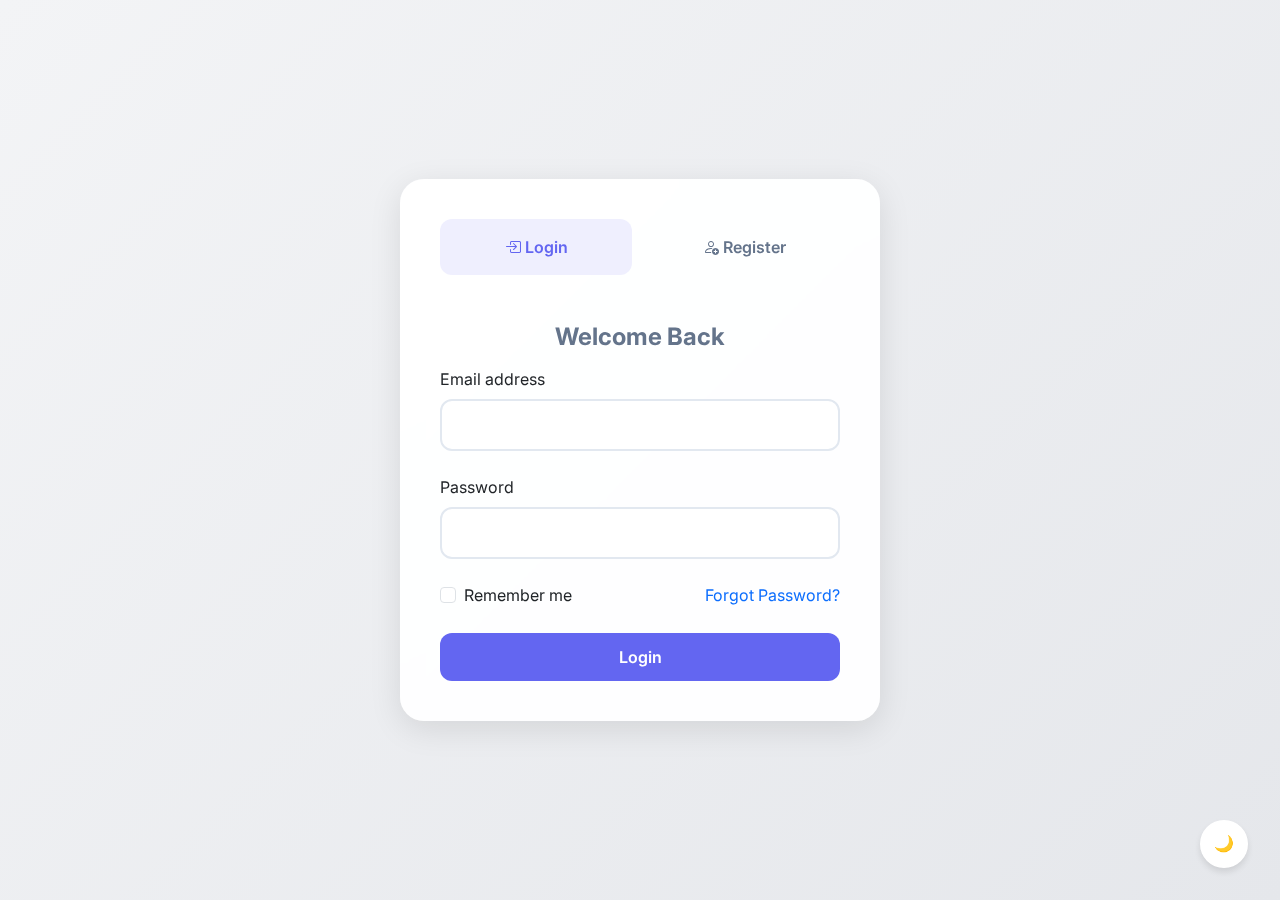
<file: auth.html>
<!DOCTYPE html>
<html lang="en">
<head>
    <meta charset="UTF-8">
    <meta name="viewport" content="width=device-width, initial-scale=1.0">
    <title>Auth Form - Switchable</title>
    <link href="https://cdn.jsdelivr.net/npm/bootstrap@5.3.0/dist/css/bootstrap.min.css" rel="stylesheet">
    <link rel="stylesheet" href="https://cdn.jsdelivr.net/npm/bootstrap-icons@1.11.1/font/bootstrap-icons.css">
    <link href="https://fonts.googleapis.com/css2?family=Inter:wght@300;400;500;600;700&display=swap" rel="stylesheet">
    <link rel="stylesheet" href="css/auth.css">
    <style>
       
    </style>
</head>
<body>
    <div class="auth-container">
        
        <div class="auth-switcher">
            <button class="auth-tab active" data-form="login"> <i class=" bi bi-box-arrow-in-right"></i> Login</button>
            <button class="auth-tab" data-form="register"><i class="bi bi-person-add"></i> Register</button>
        </div>

        <!-- Login Form -->
        <div class="auth-form">
            <div class="form-section active" id="loginForm">
                <div class="text-center my-3">
                    <h4 class="fw-bold text-mute">Welcome Back</h4>
                </div>
                <form class="login-form">
                    <div class="mb-4">
                        <label class="form-label">Email address</label>
                        <input type="email" name="email" class="form-control" required>
                    </div>
                    <div class="mb-4">
                        <label class="form-label">Password</label>
                        <input type="password" name="password" class="form-control" required>
                    </div>
                    <div class="d-flex justify-content-between mb-4">
                        <div class="form-check">
                            <input class="form-check-input" type="checkbox" id="remember">
                            <label class="form-check-label" for="remember">Remember me</label>
                        </div>
                        <a href="forget-password.html" class="text-decoration-none text-primary">Forgot Password?</a>
                    </div>
                    <button type="submit" id="loginBtn" class="btn btn-primary w-100">Login 
                        <span class="spinner-border spinner-border-sm d-none" id="loginSpinner" role="status" aria-hidden="true"></span>
                    </button>
                </form>
            </div>

            <!-- Register Form -->
            <div class="form-section" id="registerForm">
                <div class="text-center my-2">
                    <h4 class="fw-bold">Create Your Account</h4>
                    <p class="text-mute">Join us and start your journey!</p>
                </div>
                <form class="register-form">
                    <div class="row">
                        <div class="col-lg-6">
                            <div class="mb-4">
                                <label class="form-label">Full Name</label>
                                <input type="text" name="full_name" class="form-control" required>
                            </div>
                        </div>
                    <div class="col-lg-6">
                        <div class="mb-4">
                            <label class="form-label">Email address</label>
                            <input type="email" name="email" class="form-control" required>
                        </div>
                    </div>
                </div>
                    
                    <div class="mb-4">
                        <label class="form-label">Phone</label>
                        <input type="text" name="phone" class="form-control" required>
                    </div>
                    <div class="mb-4">
                        <label class="form-label"> Password</label>
                        <input type="password" name="password" class="form-control" required>
                    </div>
                    <div class="form-check mb-4">
                        <input class="form-check-input" type="checkbox" id="driverTerms">
                        <label class="form-check-label" for="driverTerms">As a Driver</label>
                    </div>
                    <div class="form-check mb-4">
                        <input class="form-check-input" type="checkbox" id="clienTerms">
                        <label class="form-check-label" for="clienTerms">As a Client</label>
                    </div>
                    <div class="form-check mb-4">
                        <input class="form-check-input" type="checkbox" id="terms">
                        <label class="form-check-label" for="terms">I agree to the <a href="T&C.html">Terms & Conditions</a></label>
                    </div>
                    <button type="submit" id="signUpBtn" class="btn btn-primary w-100">Create Account 
                        <span class="spinner-border spinner-border-sm d-none" id="signUpSpinner" role="status" aria-hidden="true"></span>
                    </button>
                </form>
            </div>
        </div>
    </div>

    <div class="custom-alert" id="customAlert">
        <div class="alert-progress" id="alertProgress"></div>
        <span class="alert-content" id="alertContent"></span>
    </div>

    <!-- Subscription Modal -->
<div class="modal fade" id="subscriptionModal" tabindex="-1" aria-labelledby="subscriptionModalLabel" aria-hidden="true">
    <div class="modal-dialog modal-dialog-centered">
      <div class="modal-content">
        <div class="modal-header">
          <h5 class="modal-title" id="subscriptionModalLabel">Choose Subscription Plan</h5>
          <button type="button" class="btn-close" data-bs-dismiss="modal" aria-label="Close"></button>
        </div>
        <div class="modal-body">
          <p class="mb-3">Select a subscription plan to continue:</p>
          <div class="d-grid gap-2">
            <button class="btn btn-outline-primary" data-plan="monthly" data-price="5000">Monthly - ₦5,000</button>
            <button class="btn btn-outline-success" data-plan="yearly" data-price="40000">Yearly - ₦40,000</button>
            <button class="btn btn-outline-warning" data-plan="daily" data-price="1500">Daily - ₦1,500</button>

          </div>
        </div>
      </div>
    </div>
  </div>
  

    <button class="mode-toggle" id="darkModeToggle">🌙</button>
    <script src="https://cdn.jsdelivr.net/npm/bootstrap@5.3.0/dist/js/bootstrap.bundle.min.js"></script>
    <script src="js/auth.js"></script>
    <script src="js/login.js"></script>

</body>
</html>
</file>
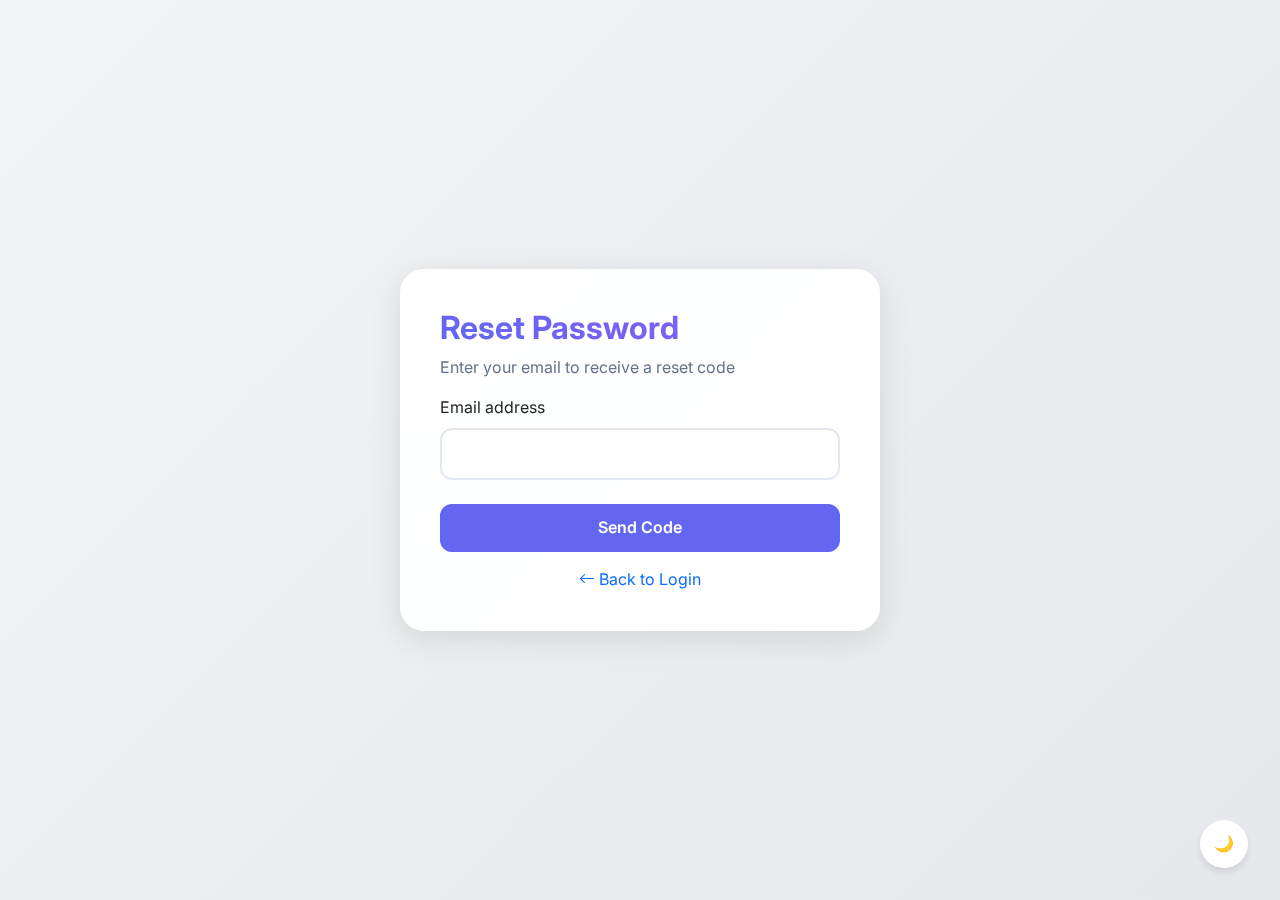
<file: forget-password.html>
<!DOCTYPE html>
<html lang="en">
<head>
    <meta charset="UTF-8">
    <meta name="viewport" content="width=device-width, initial-scale=1.0">
    <title>Password Recovery</title>
    <link href="https://cdn.jsdelivr.net/npm/bootstrap@5.3.0/dist/css/bootstrap.min.css" rel="stylesheet">
    <link rel="stylesheet" href="https://cdn.jsdelivr.net/npm/bootstrap-icons@1.11.1/font/bootstrap-icons.css">
    <link href="https://fonts.googleapis.com/css2?family=Inter:wght@300;400;500;600;700&display=swap" rel="stylesheet">
    <link rel="stylesheet" href="css/auth.css">
    <style>
 
    </style>
</head>
<body>
    <div class="auth-container">
        <!-- Step 1: Email Input -->
        <div class="auth-header" id="step1">
            <h1 class="auth-title">Reset Password</h1>
            <p class="text-mute">Enter your email to receive a reset code</p>
        </div>

        <form id="emailForm">
            <div class="mb-4">
                <label class="form-label">Email address</label>
                <input type="email" name="email" class="form-control" required>
            </div>
            <button type="submit" id="forgetBtn" class="btn btn-primary w-100">Send Code 
                <span class="spinner-border spinner-border-sm d-none" id="forgetSpinner" role="status" aria-hidden="true"></span>
            </button>
        </form>

        <!-- Step 2: Token Verification -->
        <div class="auth-header" id="step2" style="display: none;">
            <h1 class="auth-title">Verify Code</h1>
            <p class="text-muted">Check your email for the 6-digit code</p>
        </div>

        <form id="tokenForm" style="display: none;">
            <div class="mb-4">
                <label class="form-label">Verification Code</label>
                <div class="d-flex gap-2">
                    <input type="text" class="form-control text-center otp-input" maxlength="1" pattern="\d" required>
                    <input type="text" class="form-control text-center otp-input" maxlength="1" pattern="\d" required>
                    <input type="text" class="form-control text-center otp-input" maxlength="1" pattern="\d" required>
                    <input type="text" class="form-control text-center otp-input" maxlength="1" pattern="\d" required>
                    <input type="text" class="form-control text-center otp-input" maxlength="1" pattern="\d" required>
                    <input type="text" class="form-control text-center otp-input" maxlength="1" pattern="\d" required>
                </div>
            </div>
            
            <div class="mb-4">
                <label class="form-label">New Password</label>
                <input type="password" name="password" class="form-control" required>
            </div>

            <button type="submit" id="confirmBtn" class="btn btn-primary w-100">Reset Password 
                <span class="spinner-border spinner-border-sm d-none" id="confirmSpinner" role="status" aria-hidden="true"></span>
            </button>
        </form>

        <div class="text-center mt-3">
            <a href="auth.html" class="text-decoration-none text-primary">
                <i class="bi bi-arrow-left"></i> Back to Login
            </a>
        </div>
    </div>

    <div class="custom-alert" id="customAlert">
        <div class="alert-progress" id="alertProgress"></div>
        <span class="alert-content" id="alertContent"></span>
    </div>

    <button class="mode-toggle" id="darkModeToggle">🌙</button>
    <script src="https://cdn.jsdelivr.net/npm/bootstrap@5.3.0/dist/js/bootstrap.bundle.min.js"></script>

    <script src="js/auth.js"></script>
    <script src="js/forget-password.js"></script>

</body>
</html>
</file>
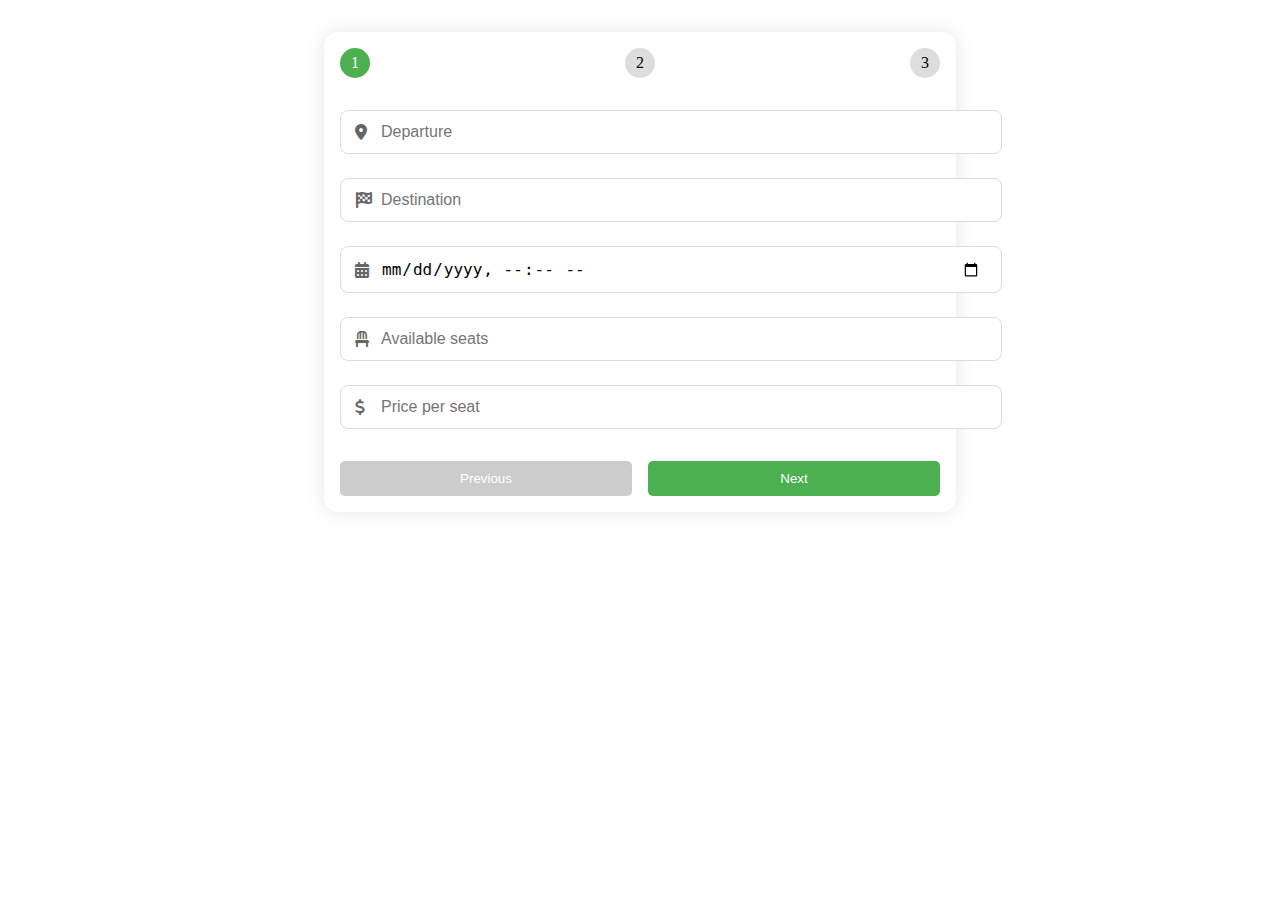
<file: shiping.html>
<!DOCTYPE html>
<html>
<head>
    <!-- Font Awesome for icons -->
    <link rel="stylesheet" href="https://cdnjs.cloudflare.com/ajax/libs/font-awesome/6.0.0/css/all.min.css">
    <style>
        .form-container {
            max-width: 95%;
            width: 600px;
            margin: 2rem auto;
            padding: 1rem;
            box-shadow: 0 0 20px rgba(0,0,0,0.1);
            border-radius: 15px;
        }

        .stepper {
            display: flex;
            justify-content: space-between;
            margin-bottom: 2rem;
        }

        .step {
            width: 30px;
            height: 30px;
            border-radius: 50%;
            background: #ddd;
            display: flex;
            align-items: center;
            justify-content: center;
            transition: all 0.3s;
        }

        .step.active {
            background: #4CAF50;
            color: white;
        }

        .form-step {
            display: none;
            animation: fadeIn 0.5s;
        }

        .form-step.active {
            display: block;
        }

        .input-group {
            margin-bottom: 1.5rem;
            position: relative;
        }

        .input-group i {
            position: absolute;
            left: 15px;
            top: 50%;
            transform: translateY(-50%);
            color: #666;
        }

        input, select {
            width: 100%;
            padding: 12px 20px 12px 40px;
            border: 1px solid #ddd;
            border-radius: 8px;
            font-size: 16px;
            max-width: 100%;
        }

        /* Improved file upload styling for mobile */
        .file-upload {
            position: relative;
            margin: 1rem 0;
        }

        .file-upload input[type="file"] {
            opacity: 0;
            position: absolute;
            width: 1px;
            height: 1px;
        }

        .file-upload label {
            display: block;
            padding: 1rem;
            background: #f0f0f0;
            border-radius: 8px;
            text-align: center;
            cursor: pointer;
        }

        .file-preview {
            width: 150px;
            height: 150px;
            margin: 1rem auto;
            position: relative;
            overflow: hidden;
            border: 2px dashed #ddd;
        }

        .file-preview img {
            width: 100%;
            height: 100%;
            object-fit: cover;
        }

        .form-navigation {
            margin-top: 2rem;
            display: flex;
            gap: 1rem;
            justify-content: space-between;
        }

        button {
            padding: 10px 25px;
            border: none;
            border-radius: 5px;
            cursor: pointer;
            background: #4CAF50;
            color: white;
            flex: 1;
        }

        button:disabled {
            background: #cccccc;
            cursor: not-allowed;
        }

        @media (max-width: 480px) {
            .form-container {
                margin: 1rem auto;
                padding: 1rem;
            }
            
            input, select {
                font-size: 14px;
                padding: 10px 15px 10px 35px;
            }
            
            .input-group i {
                left: 10px;
                font-size: 14px;
            }
        }
    </style>
</head>
<body>
    <div class="form-container">
        <div class="stepper">
            <div class="step active">1</div>
            <div class="step">2</div>
            <div class="step">3</div>
        </div>

        <form id="multiStepForm">
            <!-- Step 1: Ride Information -->
            <div class="form-step active" data-step="1">
                <div class="input-group">
                    <i class="fas fa-map-marker-alt"></i>
                    <input type="text" placeholder="Departure" id="departure" required>
                </div>
                
                <div class="input-group">
                    <i class="fas fa-flag-checkered"></i>
                    <input type="text" placeholder="Destination" id="destination" required>
                </div>

                <div class="input-group">
                    <i class="fas fa-calendar-alt"></i>
                    <input type="datetime-local" id="date_of_departure" required>
                </div>

                <div class="input-group">
                    <i class="fas fa-chair"></i>
                    <input type="number" placeholder="Available seats" id="available_seat" required>
                </div>

                <div class="input-group">
                    <i class="fas fa-dollar-sign"></i>
                    <input type="number" step="0.01" placeholder="Price per seat" id="price_per_seat" required>
                </div>
            </div>

            <!-- Step 2: Vehicle Information -->
            <div class="form-step" data-step="2">
                <div class="input-group">
                    <i class="fas fa-car"></i>
                    <input type="text" placeholder="Vehicle Name" id="vehicle_name" required>
                </div>

                <div class="input-group">
                    <i class="fas fa-truck-pickup"></i>
                    <select id="vehicle_type" required>
                        <option value="">Select Vehicle Type</option>
                        <option>Sedan</option>
                        <option>SUV</option>
                        <option>Van</option>
                        <option>Pickup Truck</option>
                    </select>
                </div>

                <div class="input-group">
                    <i class="fas fa-users"></i>
                    <input type="number" placeholder="Seating Capacity" id="seating_capacity" required>
                </div>

                <div class="input-group">
                    <i class="fas fa-tag"></i>
                    <input type="text" placeholder="License Plate Number" id="plate_no" required>
                </div>

                <div class="input-group">
                    <i class="fas fa-palette"></i>
                    <input type="text" placeholder="Vehicle Color" id="vehicle_color" required>
                </div>
            </div>

            <!-- Step 3: Identity Verification -->
            <div class="form-step" data-step="3">
                <div class="file-upload">
                    <input type="file" id="selfie" accept="image/*" required>
                    <label for="selfie">
                        <i class="fas fa-camera"></i> Upload Selfie
                    </label>
                    <div class="file-preview" id="selfiePreview"></div>
                </div>

                <div class="file-upload">
                    <input type="file" id="driver_licenses" accept="image/*" required>
                    <label for="driver_licenses">
                        <i class="fas fa-id-card"></i> Upload Driver's License
                    </label>
                    <div class="file-preview" id="licensePreview"></div>
                </div>

                <div class="input-group">
                    <i class="fas fa-id-badge"></i>
                    <input type="text" placeholder="National ID Number" id="ID_no" required>
                </div>
            </div>

            <div class="form-navigation">
                <button type="button" id="prevBtn" onclick="prevStep()" disabled>Previous</button>
                <button type="button" id="nextBtn" onclick="nextStep()">Next</button>
            </div>
        </form>
    </div>

    <script>
        
    </script>
    
</body>
</html>
</file>
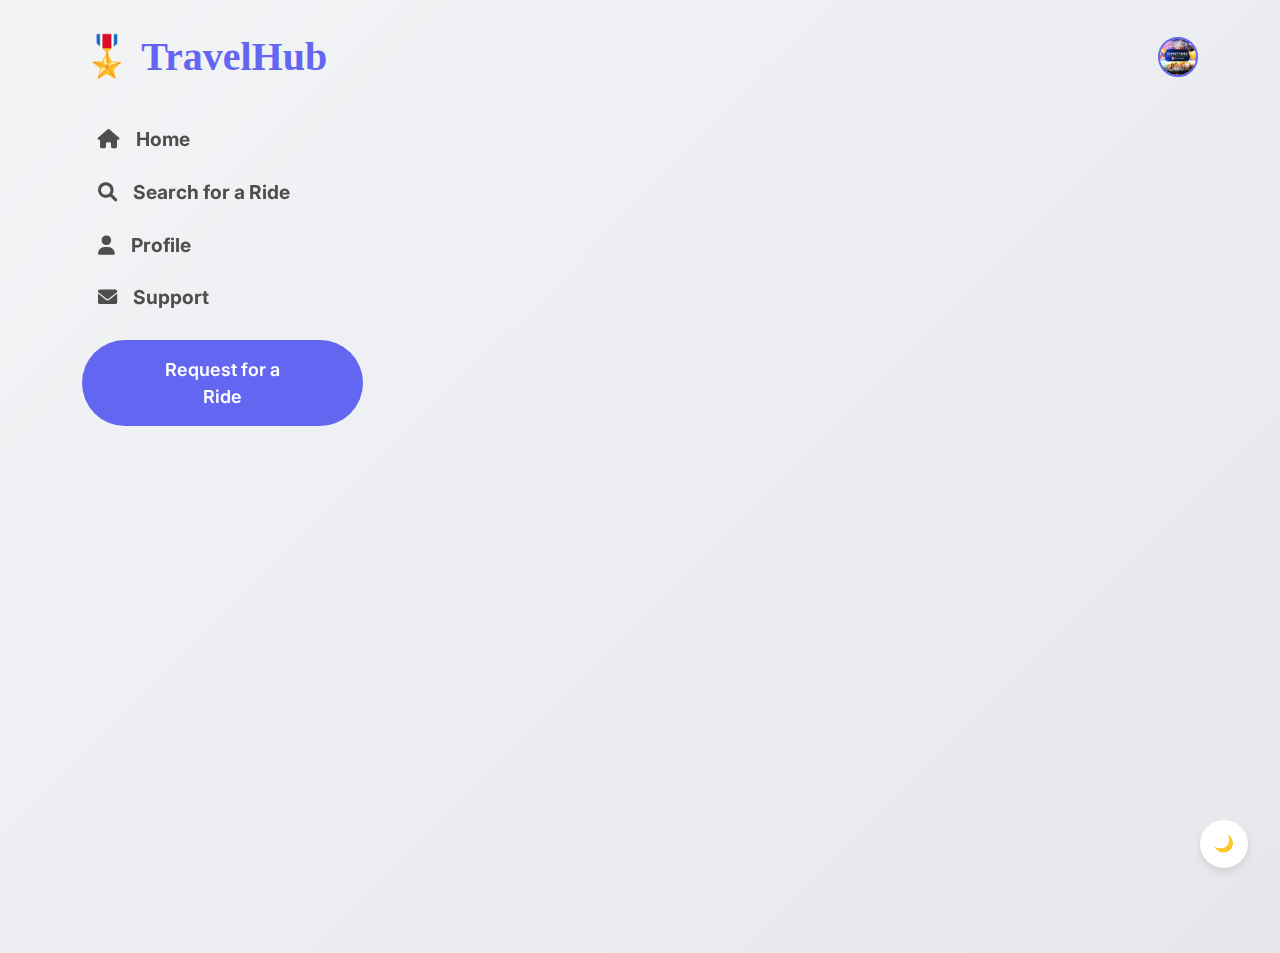
<file: support.html>
<!DOCTYPE html>
<html lang="en">
<head>
    <meta charset="UTF-8">
    <meta name="viewport" content="width=device-width, initial-scale=1.0">
    <title>Index</title>
    <link href="https://cdn.jsdelivr.net/npm/bootstrap@5.3.0/dist/css/bootstrap.min.css" rel="stylesheet">
    <link rel="stylesheet" href="https://cdn.jsdelivr.net/npm/bootstrap-icons@1.11.1/font/bootstrap-icons.css">
    <link href="https://fonts.googleapis.com/css2?family=Inter:wght@300;400;500;600;700&display=swap" rel="stylesheet">
    <link href="https://cdnjs.cloudflare.com/ajax/libs/font-awesome/6.0.0/css/all.min.css" rel="stylesheet">
    <link rel="stylesheet" href="css/style.css">
    <style>
       
    </style>
</head>
<body>
    <header class="header py-3">
        <div class="container">
            <div class="d-flex justify-content-between align-items-center">
                <h1 class="mb-0"><a href="index.html" class="header-title">🎖️ TravelHub</a></h1>
                <div class="d-flex align-items-center gap-3 position-relative">
                    <span class="d-none d-md-block text-mute" id="first_name"></span>
                    <div class="" type="button" id="userMenu">
                        <img id="profilePic" class="avatar" style="cursor: pointer;">
                    </div>
                    
                    <!-- Dropdown Menu -->
                    <div class="custom-dropdown-menu shadow" 
                         style="display: none;"
                         id="userDropdown">
                        <div class="dropdown-item" id="ChangePassword">
                            <span id="dropdown-text">Change Password</span> <i class="bi bi-key"></i>
                        </div>
                        <div class="dropdown-item" id="logoutUser">
                            <span id="dropdown-text">Sign-out</span> <i class="bi bi-arrow-return-right"></i>
                        </div>
                        <div class="dropdown-item" id="RegUser">
                            <span id="dropdown-text">Sign-In/Sign-Up</span> <i class="bi bi-arrow-return-left"></i>
                        </div>
                    </div>
                </div>
            </div>
        </div>
    </header>

    <div class=" container main-grid">
        <div class="sidebar">
            <nav id="role-based-nav" class="d-flex flex-column">
                
            </nav>

            <!-- <div class="premium-banner">
                <h5>NYSC (National Youth Service Corps) </h5>  
                <p>Service and Humility.</p>
                <button class="btn btn-light w-100">Motto!!!</button>
            </div> -->

        </div>

        <!-- Main Feed -->
        <main>
            

        </main>
    </div>




    <nav class="mobile-footer-nav">
        <div class="mobile-nav-items" id="mobile-nav-items">
            <!-- Nav items will be injected here -->
        </div>
        
    </nav>

    <div class="custom-alert" id="customAlert">
        <div class="alert-progress" id="alertProgress"></div>
        <span class="alert-content" id="alertContent"></span>
    </div>

    <button class="mode-toggle" id="darkModeToggle">🌙</button>
<script src="https://cdn.jsdelivr.net/npm/bootstrap@5.3.0/dist/js/bootstrap.bundle.min.js"></script>
<script src="js/main.js"></script>


</body>
</html>
</file>
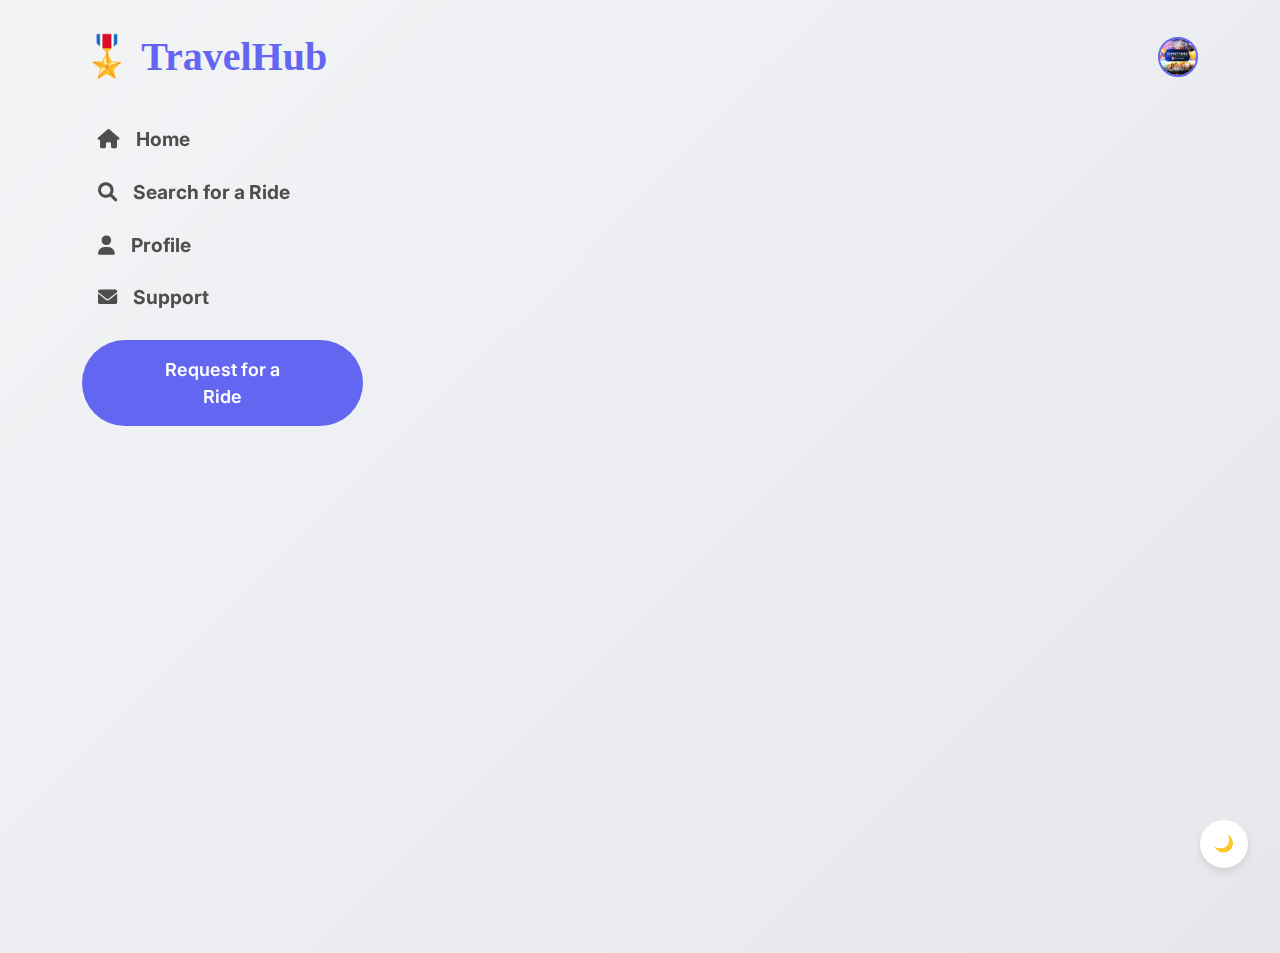
<file: T&C.html>
<!DOCTYPE html>
<html lang="en">
<head>
    <meta charset="UTF-8">
    <meta name="viewport" content="width=device-width, initial-scale=1.0">
    <title>Index</title>
    <link href="https://cdn.jsdelivr.net/npm/bootstrap@5.3.0/dist/css/bootstrap.min.css" rel="stylesheet">
    <link rel="stylesheet" href="https://cdn.jsdelivr.net/npm/bootstrap-icons@1.11.1/font/bootstrap-icons.css">
    <link href="https://fonts.googleapis.com/css2?family=Inter:wght@300;400;500;600;700&display=swap" rel="stylesheet">
    <link href="https://cdnjs.cloudflare.com/ajax/libs/font-awesome/6.0.0/css/all.min.css" rel="stylesheet">
    <link rel="stylesheet" href="css/style.css">
    <style>
       
    </style>
</head>
<body>
    <header class="header py-3">
        <div class="container">
            <div class="d-flex justify-content-between align-items-center">
                <h1 class="mb-0"><a href="index.html" class="header-title">🎖️ TravelHub</a></h1>
                <div class="d-flex align-items-center gap-3 position-relative">
                    <span class="d-none d-md-block text-mute" id="first_name"></span>
                    <div class="" type="button" id="userMenu">
                        <img id="profilePic" class="avatar" style="cursor: pointer;">
                    </div>
                    
                    <!-- Dropdown Menu -->
                    <div class="custom-dropdown-menu shadow" 
                         style="display: none;"
                         id="userDropdown">
                        <div class="dropdown-item" id="ChangePassword">
                            <span id="dropdown-text">Change Password</span> <i class="bi bi-key"></i>
                        </div>
                        <div class="dropdown-item" id="logoutUser">
                            <span id="dropdown-text">Sign-out</span> <i class="bi bi-arrow-return-right"></i>
                        </div>
                        <div class="dropdown-item" id="RegUser">
                            <span id="dropdown-text">Sign-In/Sign-Up</span> <i class="bi bi-arrow-return-left"></i>
                        </div>
                    </div>
                </div>
            </div>
        </div>
    </header>

    <div class=" container main-grid">
        <div class="sidebar">
            <nav class="d-flex flex-column">
                <a href="index.html" class="nav-link-custom">
                    <i class="fas fa-home me-3"></i>Home
                </a>
                <a href="#!" class="nav-link-custom" data-bs-toggle="modal" data-bs-target="#SearchModal">
                    <i class="fas fa-search me-3"></i>Search for a Ride
                </a>
                
                <a href="me.html" class="nav-link-custom">
                    <i class="fas fa-user me-3"></i>Profile
                </a>
                <a href="support.html" class="nav-link-custom">
                    <i class="fas fa-envelope me-3"></i>Support
                </a>
                <button class="request-button" data-bs-toggle="modal" data-bs-target="#RequestModal"  >Request for a Ride</button>
            </nav>

            <!-- <div class="premium-banner">
                <h5>NYSC (National Youth Service Corps) </h5>  
                <p>Service and Humility.</p>
                <button class="btn btn-light w-100">Motto!!!</button>
            </div> -->

        </div>

        <!-- Main Feed -->
        <main>


        </main>
    </div>




    <nav class="mobile-footer-nav">
        <div class="mobile-nav-items">
            <a href="index.html" class="mobile-nav-item active">
                <i class="fas fa-home"></i>
                <span>Home</span>
            </a>
            <a href="#!" class="mobile-nav-item" data-bs-toggle="modal" data-bs-target="#SearchModal">
                <i class="fas bi bi-search"></i>
                <span>Search</span>
            </a>
            <a href="#!" data-bs-toggle="modal" data-bs-target="#RequestModal"  class="mobile-nav-item">
                <i class="fas bi-car-front-fill"></i>
                <span>Request</span>
            </a>
            <a href="me.html" class="mobile-nav-item">
                <i class="fas fa-user"></i>
                <span>Profile</span>
            </a>
            <a href="support.html" class="mobile-nav-item">
                <i class="fas fa-envelope"></i>
                <span>Support</span>
            </a>
        </div>
    </nav>

    <button class="mode-toggle" id="darkModeToggle">🌙</button>

    <div class="custom-alert" id="customAlert">
        <div class="alert-progress" id="alertProgress"></div>
        <span class="alert-content" id="alertContent"></span>
    </div>

    
<script src="https://cdn.jsdelivr.net/npm/bootstrap@5.3.0/dist/js/bootstrap.bundle.min.js"></script>
<script src="js/main.js"></script>
<!-- <script src="js/me.js"></script> -->


</body>
</html>
</file>
<file: css/auth.css>
:root {
    --primary: #6366f1;
    --accent: #f59e0b;
    --dark: #1e293b;
    --light: #f8fafc;
    --success: #4CAF50;
    --info: #2196F3;
    --error: #F44336;
}

* {
    font-family: 'Inter', sans-serif;
    box-sizing: border-box;
}

body {
    background: linear-gradient(135deg, #f3f4f6 0%, #e5e7eb 100%);
    min-height: 100vh;
    display: flex;
    align-items: center;
    justify-content: center;
    margin: 0;
    padding: 1rem;
}

.auth-container {
    background: rgba(255,255,255,0.95);
    backdrop-filter: blur(10px);
    border-radius: 1.5rem;
    box-shadow: 0 8px 32px rgba(0,0,0,0.1);
    width: 100%;
    max-width: 480px;
    padding: 2.5rem;
    transition: all 0.3s ease;
    position: relative;
    overflow: hidden;
}

.auth-switcher {
    display: flex;
    gap: 1rem;
    margin-bottom: 2rem;
}

.auth-tab {
    flex: 1;
    padding: 1rem;
    text-align: center;
    cursor: pointer;
    border-radius: 0.75rem;
    background: transparent;
    border: none;
    font-weight: 600;
    color: #64748b;
    transition: all 0.3s ease;
}

.auth-tab.active {
    color: var(--primary);
    background: rgba(99,102,241,0.1);
}

.auth-form {
    position: relative;
    transition: all 0.4s cubic-bezier(0.4, 0, 0.2, 1);
}

.form-section {
    opacity: 0;
    height: 0;
    overflow: hidden;
    transition: all 0.4s ease;
}

.form-section.active {
    opacity: 1;
    height: auto;
}

/* Keep previous styles and add below */
.auth-title {
    font-size: 2rem;
    font-weight: 700;
    background: linear-gradient(45deg, var(--primary), #8b5cf6);
    -webkit-background-clip: text;
    -webkit-text-fill-color: transparent;
    margin-bottom: 0.5rem;
}

.form-control {
    border: 2px solid #e2e8f0;
    border-radius: 0.75rem;
    padding: 0.75rem 1rem;
    transition: all 0.3s ease;
}

.form-control:focus {
    border-color: var(--primary);
    box-shadow: 0 0 0 3px rgba(99,102,241,0.2);
}

.form-check-input:checked {
    background-color: var(--primary);
    border-color: var(--primary);
}

.btn-primary {
    background: var(--primary);
    border: none;
    padding: 0.75rem 1.5rem;
    border-radius: 0.75rem;
    font-weight: 600;
    transition: transform 0.3s ease;
}

.btn-primary:hover {
    transform: translateY(-2px);
    background: #4f46e5;
}

.dark-mode {
    background: linear-gradient(135deg, #0f172a 0%, #1e293b 100%);
}

.dark-mode .auth-container {
    background: rgba(30,41,59,0.95);
    color: var(--light);
}

.dark-mode .form-control {
    background: #1e293b;
    border-color: #334155;
    color: var(--light);
}

.mode-toggle {
    position: fixed;
    bottom: 2rem;
    right: 2rem;
    width: 48px;
    height: 48px;
    background: white;
    border: none;
    border-radius: 50%;
    box-shadow: 0 4px 6px rgba(0,0,0,0.1);
    cursor: pointer;
}

@media (max-width: 576px) {
    .auth-container {
        padding: 1.5rem;
        border-radius: 1rem;
    }
    
    .auth-title {
        font-size: 1.75rem;
    }
}

.dark-mode .search-input::placeholder{
    color: #ffffffef;
}


.error-container {
    background: rgba(255, 255, 255, 0);
    backdrop-filter: blur(10px);
    border-radius: 1.5rem;
    width: 100%;
    max-width: 600px;
    padding: 3rem;
    text-align: center;
    transition: all 0.3s ease;
}

.error-code {
    font-size: 4rem;
    font-weight: 800;
    background: linear-gradient(45deg, var(--primary), #8b5cf6);
    -webkit-background-clip: text;
    -webkit-text-fill-color: transparent;
    margin-bottom: 1rem;
}

.error-message {
    color: #64748b;
    font-size: 1.25rem;
    margin-bottom: 2rem;
}

.text-mute{
    color: #64748b;

}



.search-box {
    width: 100%;
    max-width: 400px;
    margin: 0 auto 2rem;
    position: relative;
}

.search-input {
    width: 100%;
    padding: 0.75rem 1.5rem;
    border: 2px solid #e2e8f0;
    border-radius: 2rem;
    transition: all 0.3s ease;
}

.search-input:focus {
    border-color: var(--primary);
    box-shadow: 0 0 0 3px rgba(99,102,241,0.2);
}

.home-btn {
    background: var(--primary);
    color: white;
    padding: 0.75rem 2rem;
    border-radius: 2rem;
    text-decoration: none;
    display: inline-flex;
    align-items: center;
    gap: 0.5rem;
    transition: transform 0.3s ease;
}

.error-icon{
    color: var(--primary);
    font-size:80px;
    font-weight: 900;
}

.custom-alert {
    position: fixed;
    top: 20px;
    right: 20px;
    padding: 15px 25px;
    background: #ffffff;
    color: #313030;
    border-radius: 8px;
    display: none;
    align-items: center;
    gap: 15px;
    box-shadow: 0 4px 6px rgba(0,0,0,0.1);
    z-index: 9999;
    max-width: 300px;
    width: fit-content;
    animation: slideIn 0.3s ease-out;
    overflow: hidden;
}

.custom-alert.active {
    display: flex;
}

.alert-progress {
    position: absolute;
    bottom: 0;
    left: 0;
    height: 3px;
    width: 100%;
    animation: progress 6s linear;
}

.alert-content {
    word-wrap: break-word;
    white-space: pre-wrap;
    overflow: hidden;
    margin-right: 25px;
}

.close-btn {
    cursor: pointer;
    font-size: 18px;
    color: #555;
}

@media (max-width: 768px) {
    .custom-alert {
        max-width: 150px;
        padding: 12px 20px;
        top: 10px;
        right: 10px;
    }

    .alert-content {
        font-size: smaller;
    }
}

@keyframes slideIn {
    from {
        transform: translateX(100%);
    }
    to {
        transform: translateX(0);
    }
}

@keyframes progress {
    from {
        width: 100%;
    }
    to {
        width: 0%;
    }
}


input[type=number]::-webkit-inner-spin-button,
input[type=number]::-webkit-outer-spin-button {
    -webkit-appearance: none;
    margin: 0;
}

/* For Firefox */
input[type=number] {
    -moz-appearance: textfield;
}
</file>
<file: css/style.css>
:root {
    --primary: #6366f1;
    --accent: #f59e0b;
    --dark-bg: #1e293b;
    --light: #f8fafc;
    --success: #4CAF50;
    --info: #2196F3;
    --error: #F44336;
    --dark-border: #333;
    --dark-card: linear-gradient(135deg, #0f172a 0%, #1e293b 100%);
    --transition: all 0.4s cubic-bezier(0.4, 0, 0.2, 1);
  }

  * {
    font-family: 'Inter', sans-serif;
    box-sizing: border-box;
  }

  body {
    background: linear-gradient(135deg, #f3f4f6 0%, #e5e7eb 100%);
    min-height: 100vh;
    margin: 0;
    padding: 1rem;
  }


.dark-mode {
  background: linear-gradient(135deg, #0f172a 0%, #1e293b 100%);
}

.dark-mode body{
  background-color: rgba(30,41,59,0.95);
}



.header-title{
    text-decoration: none;
    color:var(--primary);
    font-weight:700;
    font-family:Cambria, Cochin, Georgia, Times, 'Times New Roman', serif
}

body.dark-mode .header-title{
    color: #bbb;
}

.avatar {
    width: 40px;
    height: 40px;
    border-radius: 50%;
    object-fit: cover;
    border: 2px solid var(--primary);
}

body.dark-mode .avatar{
    border:2px solid #bbb;
}



.custom-dropdown-menu {
    position: absolute;
    top: calc(100% + 5px);
    right: 0;
    min-width: 200px;
    background: white;
    border-radius: 8px;
    border: 1px solid #eee;
    z-index: 1000;
    padding: 4px 0;
}

.dropdown-item {
    padding: 3px 5px;
    border-radius: 6px;
    cursor: pointer;
    transition: background-color 0.2s;
    display: inline-flex;
    align-items: center;
    gap: 8px;
}

.dropdown-item:hover {
    background-color: #f8f9fa;
}

#toggleIcon {
    font-size: 30px;
    color: gray;
    cursor: pointer;
    transition: color 0.3s ease, transform 0.2s ease;
}

.bi-key {
    font-size: 30px;
    color: gray;
}

.bi-arrow-return-left{
    font-size: 30px;
    color: gray;
}

.bi-arrow-return-right{
    font-size: 30px;
    color: gray;
}

#dropdown-text{
    padding-left: 8px;
    font-weight: 600;
    font-size: 14px;
    color: gray;
    cursor: pointer;
    transition: color 0.3s ease, transform 0.2s ease;
}


.main-grid {
    display:grid;
    grid-template-columns: 0.7fr 2fr;
    gap: 2rem;
    padding-top: 1rem;
}

.sidebar {
    position: sticky;
    top: 76px;
    height: calc(100vh - 76px);
}

.nav-link-custom {
    color: #4e4e4e;
    padding: 0.75rem 1rem;
    border-radius: 999px;
    transition: all 0.3s ease;
    font-size: larger;
    font-weight: 700;
    text-decoration: none;
}

body.dark-mode .nav-link-custom {
    color: var(--light);
}

.nav-link-custom:hover {
    background: rgba(0, 110, 255, 0.05);
}

body.dark-mode .nav-link-custom:hover {
    background: rgba(255,255,255,0.1);
}

.request-button {
    background: var(--primary);
    color: white;
    border-radius: 999px;
    padding: 1rem 4rem;
    margin-top: 1rem;
    font-size: large;
    font-weight: 600;
    border: none;
}

body.dark-mode .request-button {
    background: white;
    color: black;
    box-shadow: 0 2px 8px rgba(0,0,0,0.2);
}

.premium-banner {
    background: linear-gradient(45deg, #026e57, #013d30);
    color: white;
    border-radius: 12px;
    padding: 1.5rem;
    margin: 2rem 0;
}

body.dark-mode .premium-banner {
    background: linear-gradient(45deg, #02402f, #011d16);
}

body.dark-mode .text-mute{
    color: white;
}

.form-control {
    border: 2px solid #e2e8f0;
    border-radius: 0.75rem;
    padding: 0.75rem 1rem;
    transition: all 0.3s ease;
}

.form-control:focus {
    border-color: var(--primary);
    box-shadow: 0 0 0 3px rgba(99,102,241,0.2);
}

.form-check-input:checked {
    background-color: var(--primary);
    border-color: var(--primary);
}

.dark-mode .form-control {
    background: #1e293b;
    border-color: #334155;
    color: var(--light);
}





.feed-header {
    position: sticky;
    top: 0px;
    z-index: 999;
    padding: 1rem 0;
    margin-bottom: 1rem;
}



.feed-tabs {
    display: flex;
    gap: 2rem;
}

.feed-tab {
    background: none;
    border: none;
    font-weight: 600;
    color: #666;
    padding: 0.5rem 0;
    position: relative;
    transition: all 0.3s ease;
}

body.dark-mode .feed-tab {
    color: #bbb;
}

.feed-tab.active {
    color: var(--primary);
}

body.dark-mode .feed-tab.active::after {
    background: #bbb;
}

.feed-tab.active::after {
    content: '';
    position: absolute;
    bottom: -2px;
    left: 0;
    right: 0;
    height: 3px;
    background: var(--primary);
}


.feed-content {
    display: none;
}

.feed-content.active {
    display: block;
}





.mobile-footer-nav {
    display: none;
    position: fixed;
    bottom: 0;
    left: 0;
    right: 0;
    background: white;
    padding: 0.5rem;
    box-shadow: 0 -2px 10px rgba(0,0,0,0.1);
    z-index: 1000;
}

body.dark-mode .mobile-footer-nav {
    background: var(--dark-card);
    box-shadow: 0 -2px 10px rgba(255,255,255,0.1);
}

.mobile-nav-items {
    display: flex;
    justify-content: space-around;
    align-items: center;
}

.mobile-nav-item {
    display: flex;
    flex-direction: column;
    align-items: center;
    color: #666;
    text-decoration: none;
    padding: 0.5rem;
}

body.dark-mode .mobile-nav-item {
    color: #bbb;
}

.mobile-nav-item.active {
    color: var(--primary);
}

.mobile-nav-item i {
    font-size: 1.2rem;
    margin-bottom: 0.2rem;
}

.mobile-nav-item span {
    font-size: 0.7rem;
}


.modal-header {
    border-bottom: none;
    padding-bottom: 0;
}


body.dark-mode .modal-content{
    background: rgba(30,41,59,0.95);
}

body.dark-mode .modal-close{
    background-color: rgb(255, 255, 255);
}


body.dark-mode .search-input::placeholder {
    color: rgb(199, 196, 196);
}

body.dark-mode .search-input {
    background: rgba(37, 37, 37, 0);
    color: white;
}


.input-container {
    position: relative;
    margin-bottom: 1rem;
    height: 48px; /* Fixed container height */
}

.input-icon {
    position: absolute;
    left: 10px;  /* Reduced from 12px */
    top: 50%;
    transform: translateY(-50%);
    font-size: 1.1rem; /* Slightly reduced size */
    z-index: 2;
    pointer-events: none; /* Make icon non-interactive */
}

.search-input {
    padding-left: 35px; /* Reduced from 40px */
    border: none;
    border-bottom: 2px solid #ddd;
    background: transparent;
    font-size: 1rem;
    height: 100%; /* Use full container height */
    width: 100%;
    line-height: 48px; /* Match container height */
    transition: all 0.3s ease;
}

/* Adjust placeholder positioning */
.search-input::placeholder {
    color: #999;
    font-size: 0.95rem;
    position: relative;
    top: 1px; /* Fine-tune vertical alignment */
}

/* Different colors for icons */
.bi-geo-alt { color: #2ecc71; } /* Green */
.bi-flag { color: #e67e22; }    /* Orange */

/* Focus states */
.search-input:focus {
    border-bottom-color: #3498db;
    outline: none;
}

.search-input:focus + .input-icon {
    color: #3498db;
    transform: translateY(-50%) scale(1.1);
}

/* Price Range Styles */
.bi-currency-dollar { color: #9b59b6; }
.price-range-container {
    position: relative;
    width: 100%;
    padding: 0 8px;
}

.price-range {
    -webkit-appearance: none;
    width: 100%;
    height: 4px;
    background: #ddd;
    border-radius: 2px;
    margin: 10px 0;
}

.price-range::-webkit-slider-thumb {
    -webkit-appearance: none;
    width: 18px;
    height: 18px;
    background: #9b59b6;
    border-radius: 50%;
    cursor: pointer;
    transition: all 0.3s ease;
}

.price-range::-moz-range-thumb {
    width: 18px;
    height: 18px;
    background: #9b59b6;
    border-radius: 50%;
    cursor: pointer;
}

.price-value {
    color: #9b59b6;
    font-weight: 600;
    font-size: 1.1rem;
    text-align: center;
}

.dark-mode .price-value{
    color: var(--accent);
}

.search-options {
    display: flex;
    flex-wrap: wrap;
    gap: 1rem;
    align-items: center;
    margin-top: 1rem;
}


.search-button-main {
    border-radius: 25px;
    border: none;
    padding: 0.5rem 1.5rem;
    font-weight: bold;
    width: 100%;
    margin-top: 1rem;
    background-color: var(--primary);
    color: white;
}

.search-button-main:hover{
    color: var(--primary);
    background-color: white;
}

.bi-calendar-check { color: rgb(11, 163, 44); }


@media (min-width: 768px) {
    .search-button-main {
        width: auto;
        margin-top: 0;
        margin-left: auto;
    }
}

.cars-options {
    max-height: 100px; 
    overflow-y: auto;
    scrollbar-width: none; 
    -ms-overflow-style: none; 
    display: flex;
    flex-wrap: wrap;
    gap: 8px;
    margin-top: 50px;
}

.cars-options::-webkit-scrollbar {
    display: none;
}

.cars-radio {
    position: absolute;
    opacity: 0;
}

.cars-label {
    display: flex;
    align-items: center;
    padding: 0.5rem 1rem;
    border: 2px solid #dee2e6;
    border-radius: 25px;
    cursor: pointer;
    transition: all 0.2s;
}
.cars-label:hover {
    border-color:#e67d22cb;
}
.cars-radio:checked + .cars-label {
    background: #e67d22cb;
    color: white;
    border:none;
}

.dark-mode .cars-label{
    color: white;
}


.mode-toggle {
  position: fixed;
  bottom: 2rem;
  right: 2rem;
  width: 48px;
  height: 48px;
  background: white;
  border: none;
  border-radius: 50%;
  box-shadow: 0 4px 6px rgba(0,0,0,0.1);
  cursor: pointer;
}

.custom-alert {
    position: fixed;
    top: 20px;
    right: 20px;
    padding: 15px 25px;
    background: #ffffff;
    color: #313030;
    border-radius: 8px;
    display: none;
    align-items: center;
    gap: 15px;
    box-shadow: 0 4px 6px rgba(0,0,0,0.1);
    z-index: 9999;
    max-width: 300px;
    width: fit-content;
    animation: slideIn 0.3s ease-out;
    overflow: hidden;
}

.custom-alert.active {
    display: flex;
}

.alert-progress {
    position: absolute;
    bottom: 0;
    left: 0;
    height: 3px;
    width: 100%;
    animation: progress 6s linear;
}

.alert-content {
    word-wrap: break-word;
    white-space: pre-wrap;
    overflow: hidden;
    margin-right: 25px;
}

.close-btn {
    cursor: pointer;
    font-size: 18px;
    color: #555;
}

@media (max-width: 768px) {
    .custom-alert {
        max-width: 150px;
        padding: 12px 20px;
        top: 10px;
        right: 10px;
    }

    .alert-content {
        font-size: smaller;
    }
}

@keyframes slideIn {
    from {
        transform: translateX(100%);
    }
    to {
        transform: translateX(0);
    }
}

@keyframes progress {
    from {
        width: 100%;
    }
    to {
        width: 0%;
    }
}


@media (max-width: 992px) {
    .mobile-footer-nav {
        display: block;
    }
    .mode-toggle {
        bottom: 90px;
        width: 38px;
        height: 38px;
    }

    .main-grid {
        grid-template-columns: 1fr;
        padding-bottom: 70px;
    }
    .sidebar {
        display: none;
    }

    .feed-header {
        top: 0px;
        padding: 0.5rem 1rem;
    }
    

}



input[type=number]::-webkit-inner-spin-button,
input[type=number]::-webkit-outer-spin-button {
    -webkit-appearance: none;
    margin: 0;
}

/* For Firefox */
input[type=number] {
    -moz-appearance: textfield;
}
</file>
